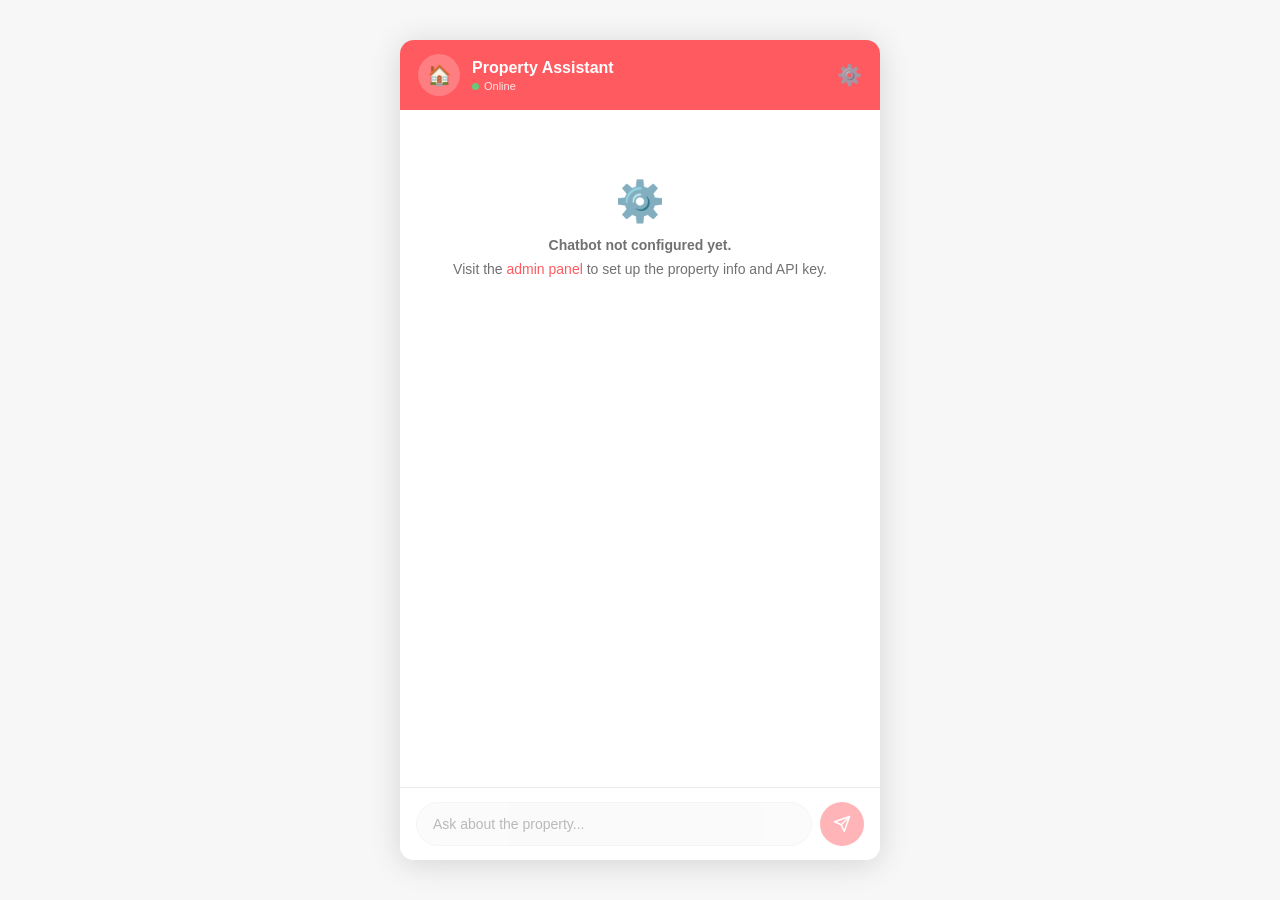
<file: index.html>
<!DOCTYPE html>
<html lang="en">
<head>
  <meta charset="UTF-8">
  <meta name="viewport" content="width=device-width, initial-scale=1.0">
  <title>Property Assistant</title>
  <link rel="stylesheet" href="style.css">
</head>
<body>
  <div class="chat-container">
    <header class="chat-header">
      <div class="header-info">
        <div class="avatar">🏠</div>
        <div>
          <h1 id="property-name">Property Assistant</h1>
          <div class="status-line">
            <span class="status-dot"></span>
            <span>Online</span>
          </div>
        </div>
      </div>
      <a href="admin.html" class="admin-link" title="Admin">⚙️</a>
    </header>

    <div class="chat-messages" id="chat-messages"></div>

    <div class="chat-input-area">
      <input
        type="text"
        id="message-input"
        placeholder="Ask about the property..."
        autocomplete="off"
      />
      <button id="send-btn" aria-label="Send">
        <svg viewBox="0 0 24 24" fill="none" xmlns="http://www.w3.org/2000/svg">
          <path d="M22 2L11 13" stroke="currentColor" stroke-width="2" stroke-linecap="round" stroke-linejoin="round"/>
          <path d="M22 2L15 22L11 13L2 9L22 2Z" stroke="currentColor" stroke-width="2" stroke-linecap="round" stroke-linejoin="round"/>
        </svg>
      </button>
    </div>
  </div>

  <script src="app.js"></script>
</body>
</html>
</file>
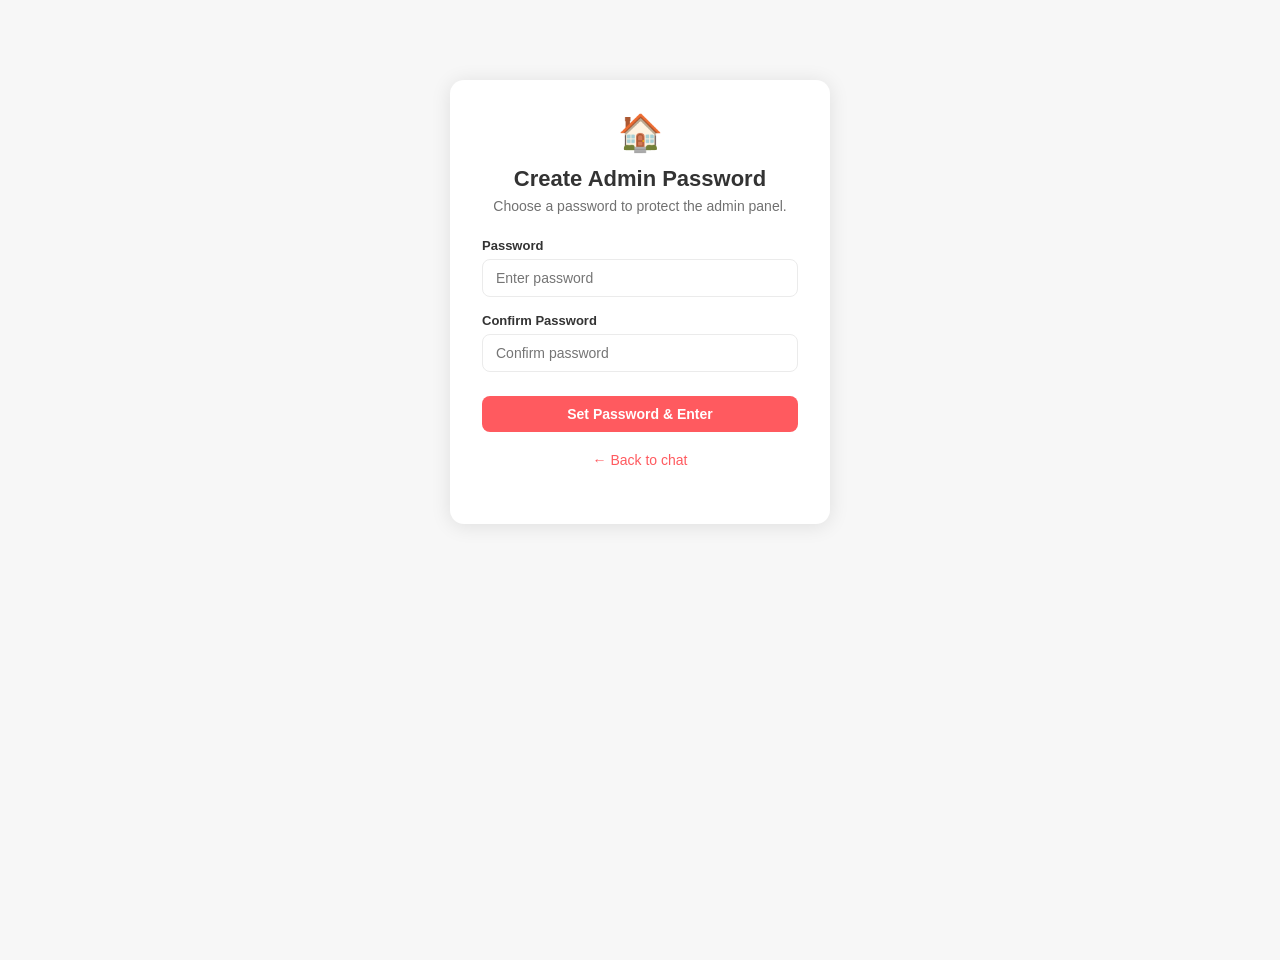
<file: admin.html>
<!DOCTYPE html>
<html lang="en">
<head>
  <meta charset="UTF-8">
  <meta name="viewport" content="width=device-width, initial-scale=1.0">
  <title>Admin Panel — Property Assistant</title>
  <link rel="stylesheet" href="style.css">
</head>
<body class="admin-body">

  <!-- Login -->
  <div id="login-section">
    <div class="login-container">
      <div class="card">
        <div class="card-logo">🏠</div>
        <h2 id="login-title">Admin Login</h2>
        <p id="login-subtitle">Enter your password to manage the property chatbot.</p>
        <form id="login-form">
          <div class="form-group">
            <label for="login-password">Password</label>
            <input type="password" id="login-password" placeholder="Enter password" required autocomplete="current-password">
          </div>
          <div class="form-group" id="confirm-group" style="display:none">
            <label for="confirm-password">Confirm Password</label>
            <input type="password" id="confirm-password" placeholder="Confirm password" autocomplete="new-password">
          </div>
          <p class="error-msg" id="login-error"></p>
          <button type="submit" class="btn btn-primary" style="margin-top:8px">
            <span id="login-btn-text">Login</span>
          </button>
        </form>
        <p class="back-link"><a href="index.html">← Back to chat</a></p>
      </div>
    </div>
  </div>

  <!-- Dashboard -->
  <div id="dashboard-section" style="display:none">
    <header class="admin-header">
      <div class="header-info">
        <span class="header-icon">🏠</span>
        <h1>Property Admin</h1>
      </div>
      <div class="header-actions">
        <a href="index.html" target="_blank" class="btn btn-outline">Preview Chat ↗</a>
        <button class="btn btn-ghost" onclick="logout()">Logout</button>
      </div>
    </header>

    <div class="admin-content">
      <div id="setup-banner" class="setup-banner" style="display:none">
        ⚠️ <strong>Setup required:</strong> Add your Claude API key in the <strong>API Settings</strong> tab to activate the chatbot.
      </div>

      <nav class="tabs">
        <button class="tab-btn active" data-tab="tab-property">Property Info</button>
        <button class="tab-btn" data-tab="tab-details">Rules &amp; Details</button>
        <button class="tab-btn" data-tab="tab-api">API Settings</button>
        <button class="tab-btn" data-tab="tab-security">Security</button>
      </nav>

      <!-- Tab: Property Info -->
      <div id="tab-property" class="tab-panel active">
        <div class="card">
          <h2 class="section-title">Property Information</h2>
          <div class="form-group">
            <label>Airbnb Listing URL <span class="label-optional">(optional, for reference)</span></label>
            <input type="url" id="prop-url" placeholder="https://airbnb.com/rooms/...">
            <p class="hint">The chatbot uses the details you enter below — paste your listing info in the fields.</p>
          </div>
          <div class="form-group">
            <label>Property Name <span class="label-required">*</span></label>
            <input type="text" id="prop-name" placeholder="e.g. Cozy Apartment in Hongdae">
          </div>
          <div class="form-group">
            <label>Location / Neighborhood</label>
            <input type="text" id="prop-location" placeholder="e.g. Hongdae, Seoul, South Korea">
          </div>
          <div class="form-group">
            <label>Property Description</label>
            <textarea id="prop-description" placeholder="Describe your property — what makes it special, the vibe, nearby attractions, etc."></textarea>
          </div>
          <div class="grid-2">
            <div class="form-group">
              <label>Check-in Time</label>
              <input type="text" id="prop-checkin-time" placeholder="e.g. 3:00 PM">
            </div>
            <div class="form-group">
              <label>Check-out Time</label>
              <input type="text" id="prop-checkout-time" placeholder="e.g. 11:00 AM">
            </div>
            <div class="form-group">
              <label>Max Guests</label>
              <input type="number" id="prop-max-guests" placeholder="e.g. 4" min="1">
            </div>
            <div class="form-group">
              <label>Bedrooms</label>
              <input type="number" id="prop-bedrooms" placeholder="e.g. 2" min="0">
            </div>
            <div class="form-group">
              <label>Bathrooms</label>
              <input type="number" id="prop-bathrooms" placeholder="e.g. 1" min="0" step="0.5">
            </div>
          </div>
          <div class="save-bar">
            <span class="success-msg" id="prop-save-msg">✓ Saved</span>
            <button class="btn btn-primary" onclick="saveProperty()">Save Property Info</button>
          </div>
        </div>
      </div>

      <!-- Tab: Rules & Details -->
      <div id="tab-details" class="tab-panel">
        <div class="card">
          <h2 class="section-title">Rules &amp; Details</h2>
          <div class="form-group">
            <label>Amenities</label>
            <textarea id="prop-amenities" placeholder="List amenities, one per line. e.g.&#10;- WiFi (password: yourpassword)&#10;- Full kitchen&#10;- Washing machine&#10;- Air conditioning&#10;- Smart TV"></textarea>
          </div>
          <div class="form-group">
            <label>House Rules</label>
            <textarea id="prop-rules" placeholder="e.g.&#10;- No smoking&#10;- No parties or events&#10;- Quiet hours: 10 PM – 8 AM&#10;- Pets allowed"></textarea>
          </div>
          <div class="form-group">
            <label>Check-in Instructions</label>
            <textarea id="prop-checkin-instructions" placeholder="How to access the property — key box location, entry codes, door instructions, etc."></textarea>
          </div>
          <div class="form-group">
            <label>Frequently Asked Questions</label>
            <textarea id="prop-faq" placeholder="Common Q&amp;A. e.g.&#10;Q: Is there parking?&#10;A: Yes, free street parking is available on the side street.&#10;&#10;Q: Is early check-in possible?&#10;A: Early check-in may be possible depending on availability — please message the host."></textarea>
          </div>
          <div class="form-group">
            <label>Additional Information</label>
            <textarea id="prop-additional" placeholder="Nearby restaurants, transport options, local tips, etc."></textarea>
          </div>
          <div class="save-bar">
            <span class="success-msg" id="details-save-msg">✓ Saved</span>
            <button class="btn btn-primary" onclick="saveDetails()">Save Rules &amp; Details</button>
          </div>
        </div>
      </div>

      <!-- Tab: API Settings -->
      <div id="tab-api" class="tab-panel">
        <div class="card">
          <h2 class="section-title">API Settings</h2>
          <div class="form-group">
            <label>Anthropic API Key <span class="label-required">*</span></label>
            <input type="password" id="api-key" placeholder="sk-ant-..." autocomplete="off">
            <p class="hint">Get your key at <a href="https://console.anthropic.com" target="_blank">console.anthropic.com</a>. Stored in your browser's localStorage — never sent anywhere except the Anthropic API.</p>
          </div>
          <div class="form-group">
            <label>AI Model</label>
            <select id="api-model">
              <option value="claude-haiku-4-5-20251001">Claude Haiku 4.5 — Fast &amp; economical</option>
              <option value="claude-sonnet-4-6">Claude Sonnet 4.6 — Balanced</option>
              <option value="claude-opus-4-7">Claude Opus 4.7 — Most capable</option>
            </select>
          </div>
          <div class="form-group">
            <label>Welcome Message</label>
            <textarea id="welcome-message" placeholder="Hi! 👋 I'm your property assistant. Feel free to ask me anything!"></textarea>
            <p class="hint">The first message guests see when they open the chat.</p>
          </div>
          <div class="save-bar">
            <span class="success-msg" id="api-save-msg">✓ Saved</span>
            <button class="btn btn-primary" onclick="saveApiSettings()">Save API Settings</button>
          </div>
        </div>
      </div>

      <!-- Tab: Security -->
      <div id="tab-security" class="tab-panel">
        <div class="card">
          <h2 class="section-title">Change Admin Password</h2>
          <div class="form-group">
            <label>Current Password</label>
            <input type="password" id="cur-password" placeholder="Enter current password" autocomplete="current-password">
          </div>
          <div class="form-group">
            <label>New Password</label>
            <input type="password" id="new-password" placeholder="At least 6 characters" autocomplete="new-password">
          </div>
          <div class="form-group">
            <label>Confirm New Password</label>
            <input type="password" id="confirm-new-password" placeholder="Confirm new password" autocomplete="new-password">
          </div>
          <p class="error-msg" id="pw-error"></p>
          <p class="success-msg" id="pw-success"></p>
          <div class="save-bar">
            <button class="btn btn-primary" onclick="changePassword()">Change Password</button>
          </div>
        </div>
      </div>
    </div>
  </div>

  <script src="admin.js"></script>
</body>
</html>
</file>
<file: style.css>
*, *::before, *::after {
  box-sizing: border-box;
  margin: 0;
  padding: 0;
}

:root {
  --primary: #FF5A5F;
  --primary-dark: #e04a4f;
  --teal: #00A699;
  --teal-dark: #008f84;
  --dark: #333333;
  --gray: #717171;
  --light-gray: #ebebeb;
  --bg: #f7f7f7;
  --white: #ffffff;
  --radius: 14px;
  --radius-sm: 8px;
  --shadow: 0 2px 20px rgba(0, 0, 0, 0.10);
  --shadow-lg: 0 4px 32px rgba(0, 0, 0, 0.14);
}

body {
  font-family: -apple-system, BlinkMacSystemFont, 'Segoe UI', Roboto, 'Helvetica Neue', Arial, sans-serif;
  background: var(--bg);
  color: var(--dark);
  min-height: 100vh;
  display: flex;
  align-items: center;
  justify-content: center;
}

a {
  color: var(--primary);
  text-decoration: none;
}
a:hover { text-decoration: underline; }

/* ===== CHAT PAGE ===== */

.chat-container {
  width: 100%;
  max-width: 480px;
  height: 100vh;
  max-height: 820px;
  background: var(--white);
  border-radius: var(--radius);
  box-shadow: var(--shadow-lg);
  display: flex;
  flex-direction: column;
  overflow: hidden;
}

.chat-header {
  background: var(--primary);
  color: white;
  padding: 14px 18px;
  display: flex;
  align-items: center;
  justify-content: space-between;
  flex-shrink: 0;
}

.header-info {
  display: flex;
  align-items: center;
  gap: 12px;
}

.avatar {
  width: 42px;
  height: 42px;
  background: rgba(255, 255, 255, 0.22);
  border-radius: 50%;
  display: flex;
  align-items: center;
  justify-content: center;
  font-size: 20px;
  flex-shrink: 0;
}

.chat-header h1 {
  font-size: 16px;
  font-weight: 600;
  line-height: 1.3;
}

.status-line {
  display: flex;
  align-items: center;
  gap: 5px;
  font-size: 11px;
  opacity: 0.85;
  margin-top: 2px;
}

.status-dot {
  width: 7px;
  height: 7px;
  background: #4ade80;
  border-radius: 50%;
  display: inline-block;
}

.admin-link {
  font-size: 20px;
  opacity: 0.7;
  transition: opacity 0.2s;
  text-decoration: none;
}
.admin-link:hover { opacity: 1; }

.chat-messages {
  flex: 1;
  overflow-y: auto;
  padding: 20px 16px;
  display: flex;
  flex-direction: column;
  gap: 10px;
  scroll-behavior: smooth;
}

.message {
  display: flex;
  align-items: flex-end;
  gap: 8px;
  animation: fadeSlideIn 0.2s ease;
}

.message.user {
  flex-direction: row-reverse;
}

.msg-avatar {
  width: 30px;
  height: 30px;
  border-radius: 50%;
  background: var(--light-gray);
  display: flex;
  align-items: center;
  justify-content: center;
  font-size: 14px;
  flex-shrink: 0;
}

.msg-bubble {
  max-width: 76%;
  padding: 10px 14px;
  border-radius: 18px;
  font-size: 14px;
  line-height: 1.55;
  word-wrap: break-word;
  white-space: pre-wrap;
}

.message.bot .msg-bubble {
  background: var(--light-gray);
  color: var(--dark);
  border-bottom-left-radius: 4px;
}

.message.user .msg-bubble {
  background: var(--primary);
  color: white;
  border-bottom-right-radius: 4px;
}

.typing-bubble {
  display: flex;
  gap: 4px;
  padding: 12px 16px;
  background: var(--light-gray);
  border-radius: 18px;
  border-bottom-left-radius: 4px;
}

.typing-dot {
  width: 8px;
  height: 8px;
  background: var(--gray);
  border-radius: 50%;
  animation: bounce 1.3s infinite;
}
.typing-dot:nth-child(2) { animation-delay: 0.15s; }
.typing-dot:nth-child(3) { animation-delay: 0.3s; }

@keyframes bounce {
  0%, 60%, 100% { transform: translateY(0); opacity: 0.5; }
  30% { transform: translateY(-6px); opacity: 1; }
}

@keyframes fadeSlideIn {
  from { opacity: 0; transform: translateY(6px); }
  to   { opacity: 1; transform: translateY(0); }
}

.chat-input-area {
  padding: 14px 16px;
  border-top: 1px solid var(--light-gray);
  display: flex;
  gap: 8px;
  background: var(--white);
  flex-shrink: 0;
}

.chat-input-area input {
  flex: 1;
  padding: 10px 16px;
  border: 1.5px solid var(--light-gray);
  border-radius: 24px;
  font-size: 14px;
  outline: none;
  transition: border-color 0.2s;
  font-family: inherit;
  background: var(--bg);
}
.chat-input-area input:focus { border-color: var(--primary); background: var(--white); }
.chat-input-area input:disabled { opacity: 0.5; cursor: not-allowed; }

.chat-input-area button {
  width: 44px;
  height: 44px;
  background: var(--primary);
  color: white;
  border: none;
  border-radius: 50%;
  cursor: pointer;
  display: flex;
  align-items: center;
  justify-content: center;
  transition: background 0.2s, transform 0.1s;
  flex-shrink: 0;
}
.chat-input-area button:hover:not(:disabled) { background: var(--primary-dark); transform: scale(1.05); }
.chat-input-area button:disabled { opacity: 0.45; cursor: not-allowed; }
.chat-input-area button svg { width: 18px; height: 18px; }

.not-configured {
  text-align: center;
  padding: 48px 24px;
  color: var(--gray);
}
.not-configured p { margin-bottom: 8px; font-size: 14px; }
.not-configured .icon { font-size: 40px; margin-bottom: 12px; }

/* ===== ADMIN PAGE ===== */

.admin-body {
  display: block;
  background: var(--bg);
  min-height: 100vh;
}

.admin-header {
  background: var(--primary);
  color: white;
  padding: 14px 24px;
  display: flex;
  align-items: center;
  justify-content: space-between;
  position: sticky;
  top: 0;
  z-index: 10;
  box-shadow: 0 2px 8px rgba(0,0,0,0.15);
}

.admin-header h1 {
  font-size: 18px;
  font-weight: 700;
}

.header-icon {
  font-size: 22px;
  margin-right: 8px;
}

.header-actions {
  display: flex;
  align-items: center;
  gap: 8px;
}

/* Login */
.login-container {
  max-width: 420px;
  margin: 60px auto;
  padding: 20px;
}

.card {
  background: var(--white);
  border-radius: var(--radius);
  box-shadow: var(--shadow);
  padding: 32px;
}

.card-logo {
  font-size: 36px;
  text-align: center;
  margin-bottom: 12px;
}

.card h2 {
  font-size: 22px;
  font-weight: 700;
  text-align: center;
  margin-bottom: 6px;
}

.card > p {
  text-align: center;
  color: var(--gray);
  font-size: 14px;
  margin-bottom: 24px;
}

.back-link {
  text-align: center;
  margin-top: 20px;
  font-size: 13px;
  color: var(--gray);
}

/* Forms */
.form-group {
  margin-bottom: 16px;
}

.form-group label {
  display: block;
  font-size: 13px;
  font-weight: 600;
  color: var(--dark);
  margin-bottom: 6px;
}

.label-optional {
  font-weight: 400;
  color: var(--gray);
}

.label-required {
  color: var(--primary);
}

.form-group input,
.form-group textarea,
.form-group select {
  width: 100%;
  padding: 10px 13px;
  border: 1.5px solid var(--light-gray);
  border-radius: var(--radius-sm);
  font-size: 14px;
  outline: none;
  transition: border-color 0.2s;
  font-family: inherit;
  background: var(--white);
  color: var(--dark);
}

.form-group input:focus,
.form-group textarea:focus,
.form-group select:focus {
  border-color: var(--primary);
}

.form-group textarea {
  resize: vertical;
  min-height: 110px;
  line-height: 1.5;
}

.hint {
  font-size: 12px;
  color: var(--gray);
  margin-top: 5px;
  line-height: 1.4;
}

/* Buttons */
.btn {
  display: inline-flex;
  align-items: center;
  justify-content: center;
  gap: 6px;
  padding: 10px 18px;
  border-radius: var(--radius-sm);
  border: none;
  font-size: 14px;
  font-weight: 600;
  cursor: pointer;
  transition: background 0.2s, transform 0.1s, opacity 0.2s;
  font-family: inherit;
  text-decoration: none;
}

.btn-primary {
  background: var(--primary);
  color: white;
  width: 100%;
}
.btn-primary:hover { background: var(--primary-dark); }

.btn-outline {
  background: transparent;
  color: white;
  border: 1.5px solid rgba(255,255,255,0.6);
  width: auto;
  font-size: 13px;
  padding: 7px 14px;
}
.btn-outline:hover { background: rgba(255,255,255,0.15); text-decoration: none; }

.btn-ghost {
  background: rgba(255,255,255,0.15);
  color: white;
  width: auto;
  font-size: 13px;
  padding: 7px 14px;
}
.btn-ghost:hover { background: rgba(255,255,255,0.25); }

.error-msg {
  color: #dc2626;
  font-size: 13px;
  margin-top: 6px;
  display: none;
}

.success-msg {
  color: #16a34a;
  font-size: 13px;
  display: none;
}

/* Admin dashboard layout */
.admin-content {
  max-width: 820px;
  margin: 0 auto;
  padding: 28px 20px 60px;
}

.setup-banner {
  background: #fefce8;
  border: 1px solid #fde047;
  border-radius: var(--radius-sm);
  padding: 12px 16px;
  font-size: 13px;
  color: #713f12;
  margin-bottom: 20px;
}

.tabs {
  display: flex;
  gap: 4px;
  background: var(--white);
  padding: 5px;
  border-radius: var(--radius);
  box-shadow: var(--shadow);
  margin-bottom: 22px;
  overflow-x: auto;
}

.tab-btn {
  flex: 1;
  padding: 9px 10px;
  background: transparent;
  border: none;
  border-radius: 9px;
  font-size: 13px;
  font-weight: 500;
  cursor: pointer;
  color: var(--gray);
  transition: all 0.18s;
  white-space: nowrap;
  font-family: inherit;
}
.tab-btn.active {
  background: var(--primary);
  color: white;
  font-weight: 600;
}
.tab-btn:hover:not(.active) { background: var(--light-gray); color: var(--dark); }

.tab-panel { display: none; }
.tab-panel.active { display: block; }

.section-title {
  font-size: 17px;
  font-weight: 700;
  color: var(--dark);
  margin-bottom: 18px;
}

.grid-2 {
  display: grid;
  grid-template-columns: 1fr 1fr;
  gap: 14px;
}

.save-bar {
  display: flex;
  align-items: center;
  justify-content: flex-end;
  gap: 12px;
  margin-top: 22px;
  padding-top: 20px;
  border-top: 1px solid var(--light-gray);
}

.save-bar .btn-primary { width: auto; }

/* Responsive */
@media (max-width: 540px) {
  .grid-2 { grid-template-columns: 1fr; }
  .chat-container {
    height: 100dvh;
    max-height: none;
    border-radius: 0;
  }
  body { padding: 0; }
  .admin-header { padding: 12px 16px; }
  .admin-content { padding: 16px 12px 40px; }
  .card { padding: 20px 16px; }
}
</file>
